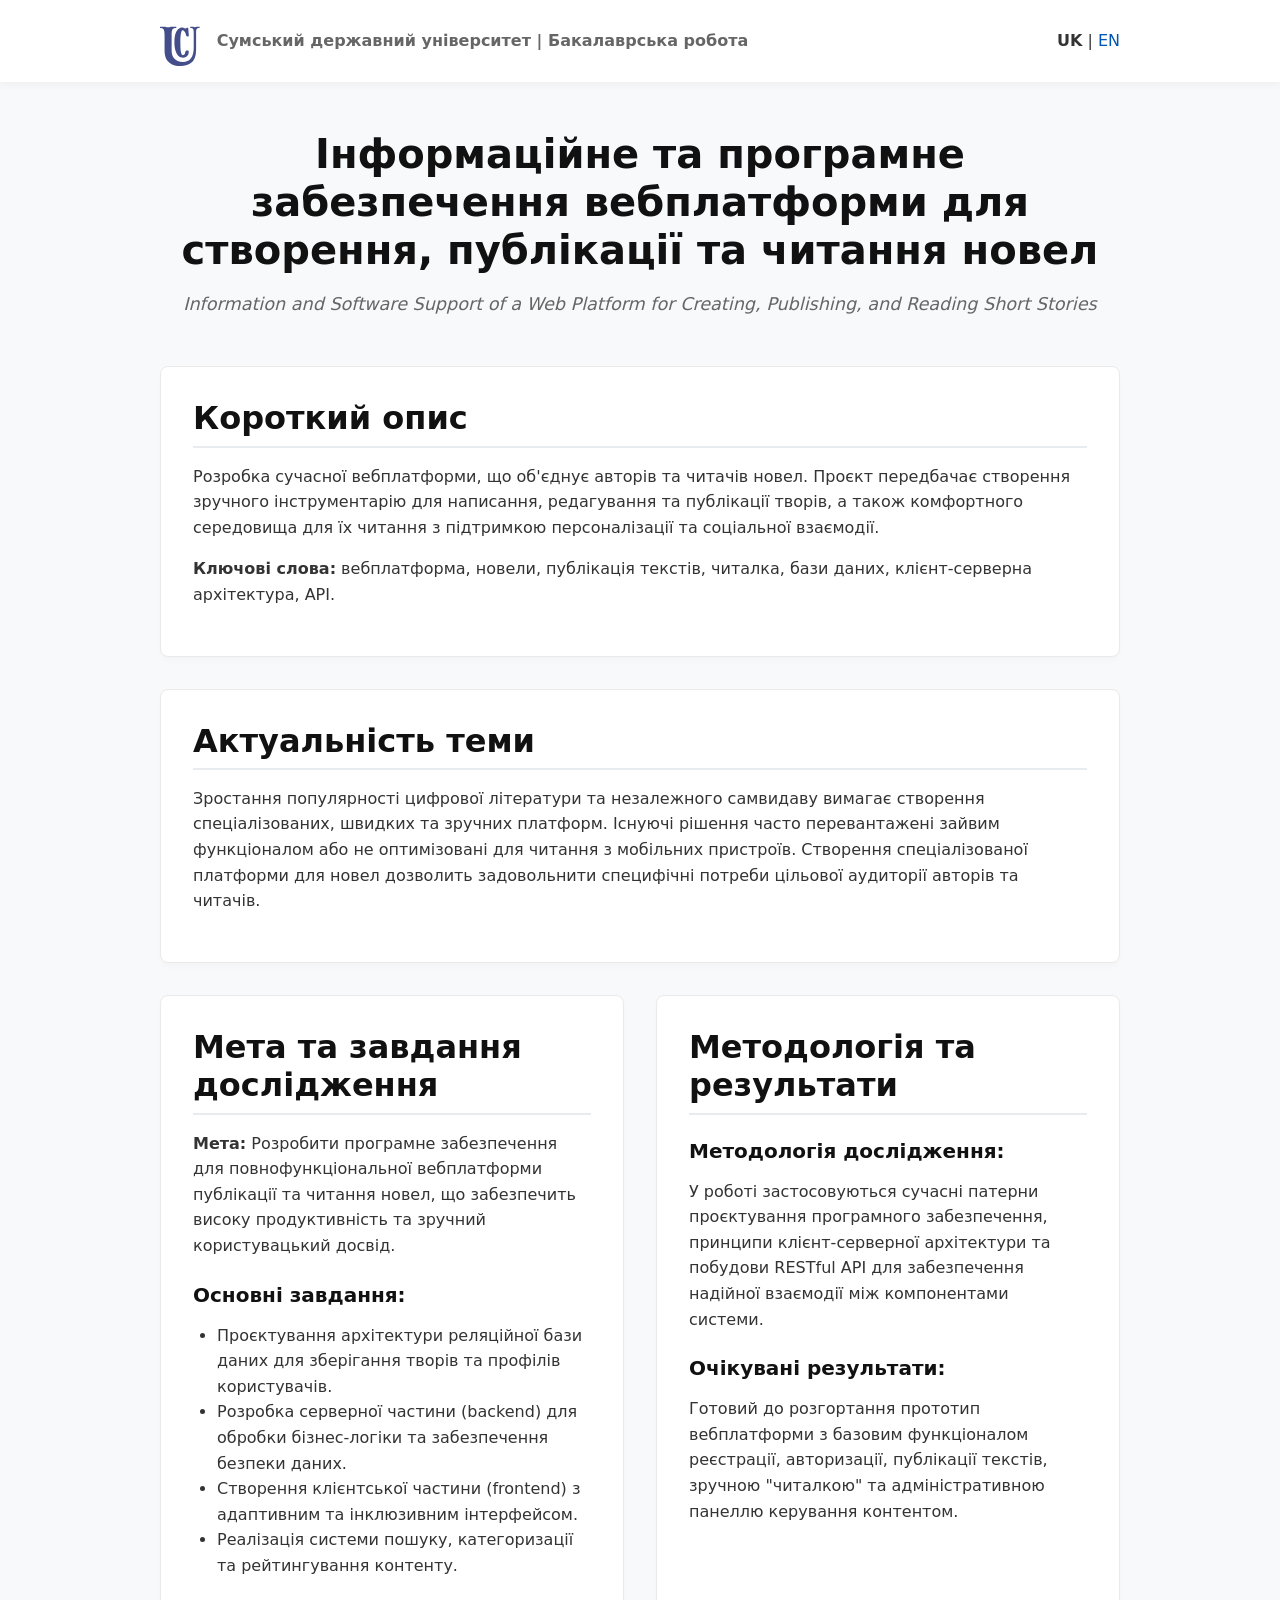
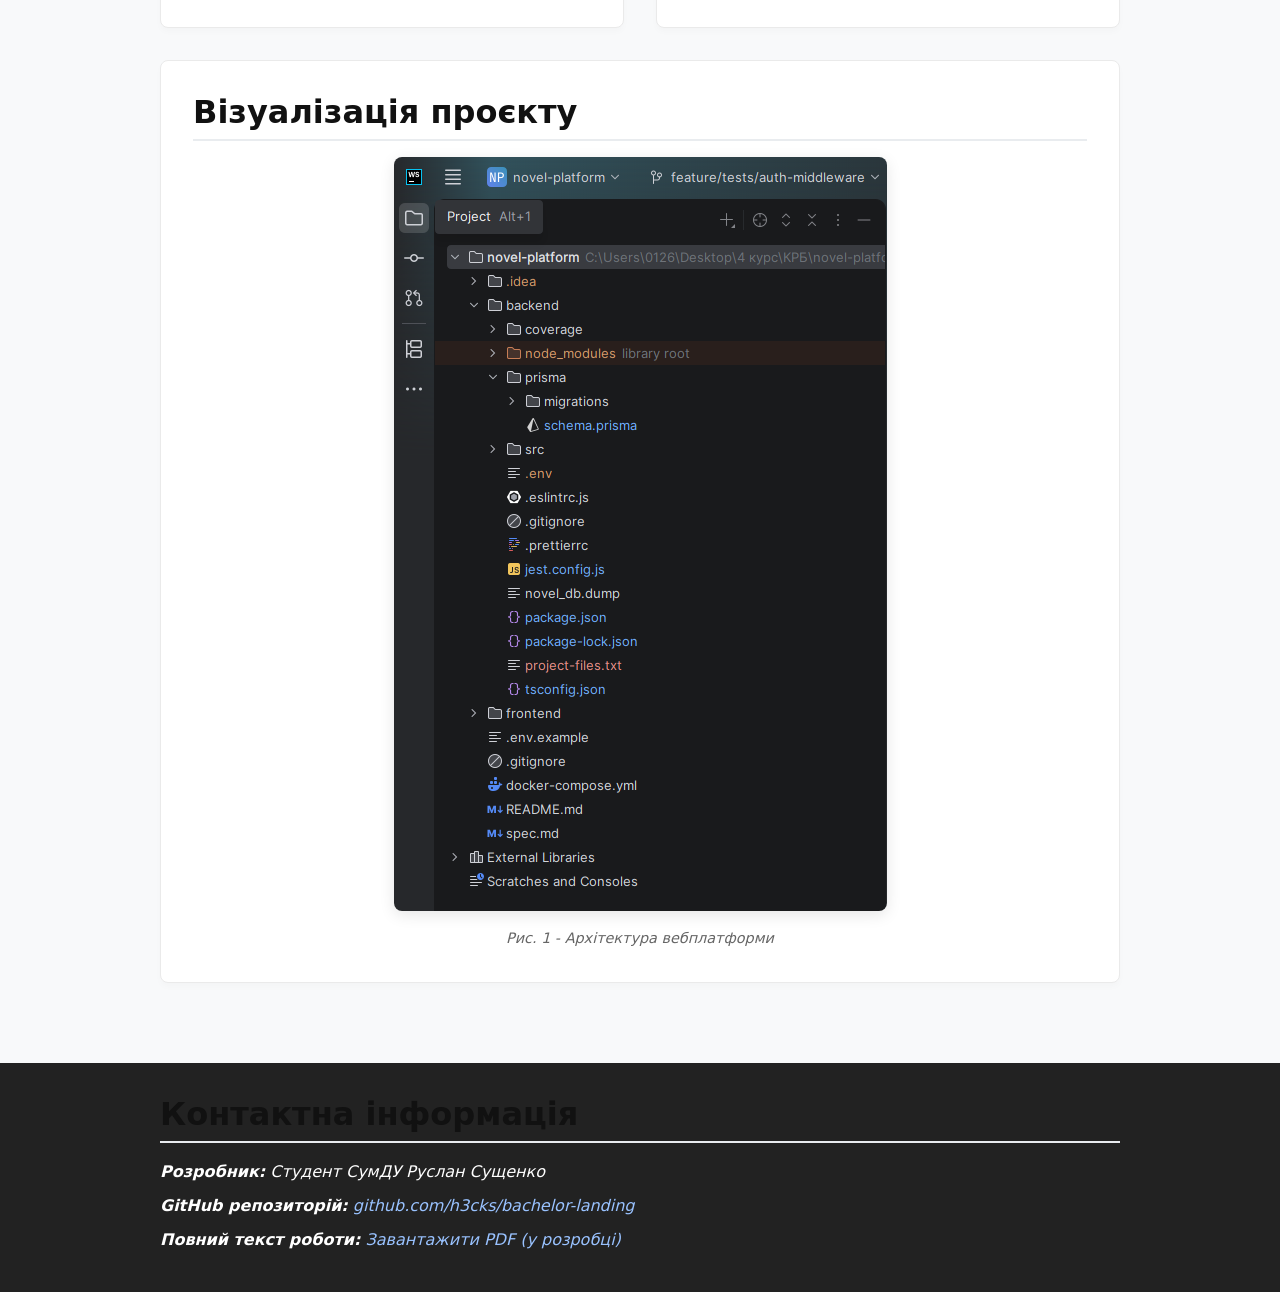
<file: index.html>
<!DOCTYPE html>
<html lang="uk" prefix="og: https://ogp.me/ns#">
<head>
    <meta charset="UTF-8">
    <meta name="viewport" content="width=device-width, initial-scale=1.0">
    <title>Платформа для новел | Бакалаврська робота | СумДУ</title>

    <meta name="description" content="Лендінг бакалаврської роботи: Інформаційне та програмне забезпечення вебплатформи для створення, публікації та читання новел.">
    <meta name="keywords" content="СумДУ, бакалаврська робота, вебплатформа, новели, читалка, публікація, клієнт-серверна архітектура">
    <meta name="author" content="Студент СумДУ">

    <meta property="og:title" content="Платформа для новел | Бакалаврська робота">
    <meta property="og:description" content="Інформаційне та програмне забезпечення вебплатформи для створення, публікації та читання новел.">
    <meta property="og:type" content="website">
    <meta property="og:url" content="https://h3cks.github.io/bachelor-landing/">
    <meta property="og:image" content="https://h3cks.github.io/bachelor-landing/og-image.jpg">

    <script type="application/ld+json">
        {
            "@context": "https://schema.org",
            "@type": "ScholarlyArticle",
            "headline": "Інформаційне та програмне забезпечення вебплатформи для створення, публікації та читання новел",
            "author": {"@type": "Person", "name": "Студент СумДУ"},
            "publisher": {"@type": "Organization", "name": "Сумський державний університет"},
            "about": "Розробка вебплатформи для публікації та читання новел"
        }
    </script>

    <link rel="icon" type="image/png" sizes="32x32" href="favicon-32x32.png">
    <link rel="icon" type="image/png" sizes="16x16" href="favicon-16x16.png">
    <link rel="apple-touch-icon" sizes="180x180" href="apple-touch-icon.png">
    <link rel="icon" type="image/x-icon" href="favicon.ico">

    <link rel="stylesheet" href="css/style.css">
</head>
<body>
<a href="#main-content" class="skip-link sr-only">Перейти до основного контенту</a>

<header role="banner" class="site-header">
    <div class="header-container">
        <img src="sumdu-logo.svg" alt="Логотип Сумського державного університету" class="logo">
        <p class="subtitle" style="flex-grow: 1;">Сумський державний університет | Бакалаврська робота</p>
        <div class="lang-switcher">
            <strong>UK</strong> | <a href="en.html">EN</a>
        </div>
    </div>
</header>

<main role="main" id="main-content">
    <article aria-labelledby="main-heading" class="container">

        <header class="article-header">
            <h1 id="main-heading">Інформаційне та програмне забезпечення вебплатформи для створення, публікації та читання новел</h1>
            <p class="english-title"><em>Information and Software Support of a Web Platform for Creating, Publishing, and Reading Short Stories</em></p>
        </header>

        <section aria-labelledby="about-heading" class="card">
            <h2 id="about-heading">Короткий опис</h2>
            <p>Розробка сучасної вебплатформи, що об'єднує авторів та читачів новел. Проєкт передбачає створення зручного інструментарію для написання, редагування та публікації творів, а також комфортного середовища для їх читання з підтримкою персоналізації та соціальної взаємодії.</p>
            <p><strong>Ключові слова:</strong> вебплатформа, новели, публікація текстів, читалка, бази даних, клієнт-серверна архітектура, API.</p>
        </section>

        <section aria-labelledby="relevance-heading" class="card">
            <h2 id="relevance-heading">Актуальність теми</h2>
            <p>Зростання популярності цифрової літератури та незалежного самвидаву вимагає створення спеціалізованих, швидких та зручних платформ. Існуючі рішення часто перевантажені зайвим функціоналом або не оптимізовані для читання з мобільних пристроїв. Створення спеціалізованої платформи для новел дозволить задовольнити специфічні потреби цільової аудиторії авторів та читачів.</p>
        </section>

        <div class="grid-2-cols">
            <section aria-labelledby="goals-heading" class="card">
                <h2 id="goals-heading">Мета та завдання дослідження</h2>
                <p><strong>Мета:</strong> Розробити програмне забезпечення для повнофункціональної вебплатформи публікації та читання новел, що забезпечить високу продуктивність та зручний користувацький досвід.</p>
                <h3>Основні завдання:</h3>
                <ul>
                    <li>Проєктування архітектури реляційної бази даних для зберігання творів та профілів користувачів.</li>
                    <li>Розробка серверної частини (backend) для обробки бізнес-логіки та забезпечення безпеки даних.</li>
                    <li>Створення клієнтської частини (frontend) з адаптивним та інклюзивним інтерфейсом.</li>
                    <li>Реалізація системи пошуку, категоризації та рейтингування контенту.</li>
                </ul>
            </section>

            <section aria-labelledby="methodology-heading" class="card">
                <h2 id="methodology-heading">Методологія та результати</h2>
                <h3>Методологія дослідження:</h3>
                <p>У роботі застосовуються сучасні патерни проєктування програмного забезпечення, принципи клієнт-серверної архітектури та побудови RESTful API для забезпечення надійної взаємодії між компонентами системи.</p>

                <h3>Очікувані результати:</h3>
                <p>Готовий до розгортання прототип вебплатформи з базовим функціоналом реєстрації, авторизації, публікації текстів, зручною "читалкою" та адміністративною панеллю керування контентом.</p>
            </section>
        </div>

        <section aria-labelledby="media-heading" class="card">
            <h2 id="media-heading">Візуалізація проєкту</h2>
            <figure class="project-media">
                <img src="platform-preview.png" alt="Скріншот інтерфейсу майбутньої вебплатформи для читання новел" loading="lazy">
                <figcaption>Рис. 1 - Архітектура вебплатформи</figcaption>
            </figure>
        </section>

    </article>
</main>

<footer role="contentinfo" class="site-footer">
    <div class="container">
        <h2 id="contacts-heading">Контактна інформація</h2>
        <address aria-labelledby="contacts-heading">
            <p><strong>Розробник:</strong> Студент СумДУ Руслан Сущенко</p>
            <p><strong>GitHub репозиторій:</strong> <a href="https://github.com/h3cks/bachelor-landing" target="_blank" rel="noopener noreferrer">github.com/h3cks/bachelor-landing</a></p>
            <p><strong>Повний текст роботи:</strong> <a href="#">Завантажити PDF (у розробці)</a></p>
        </address>
    </div>
</footer>
</body>
</html>
</file>
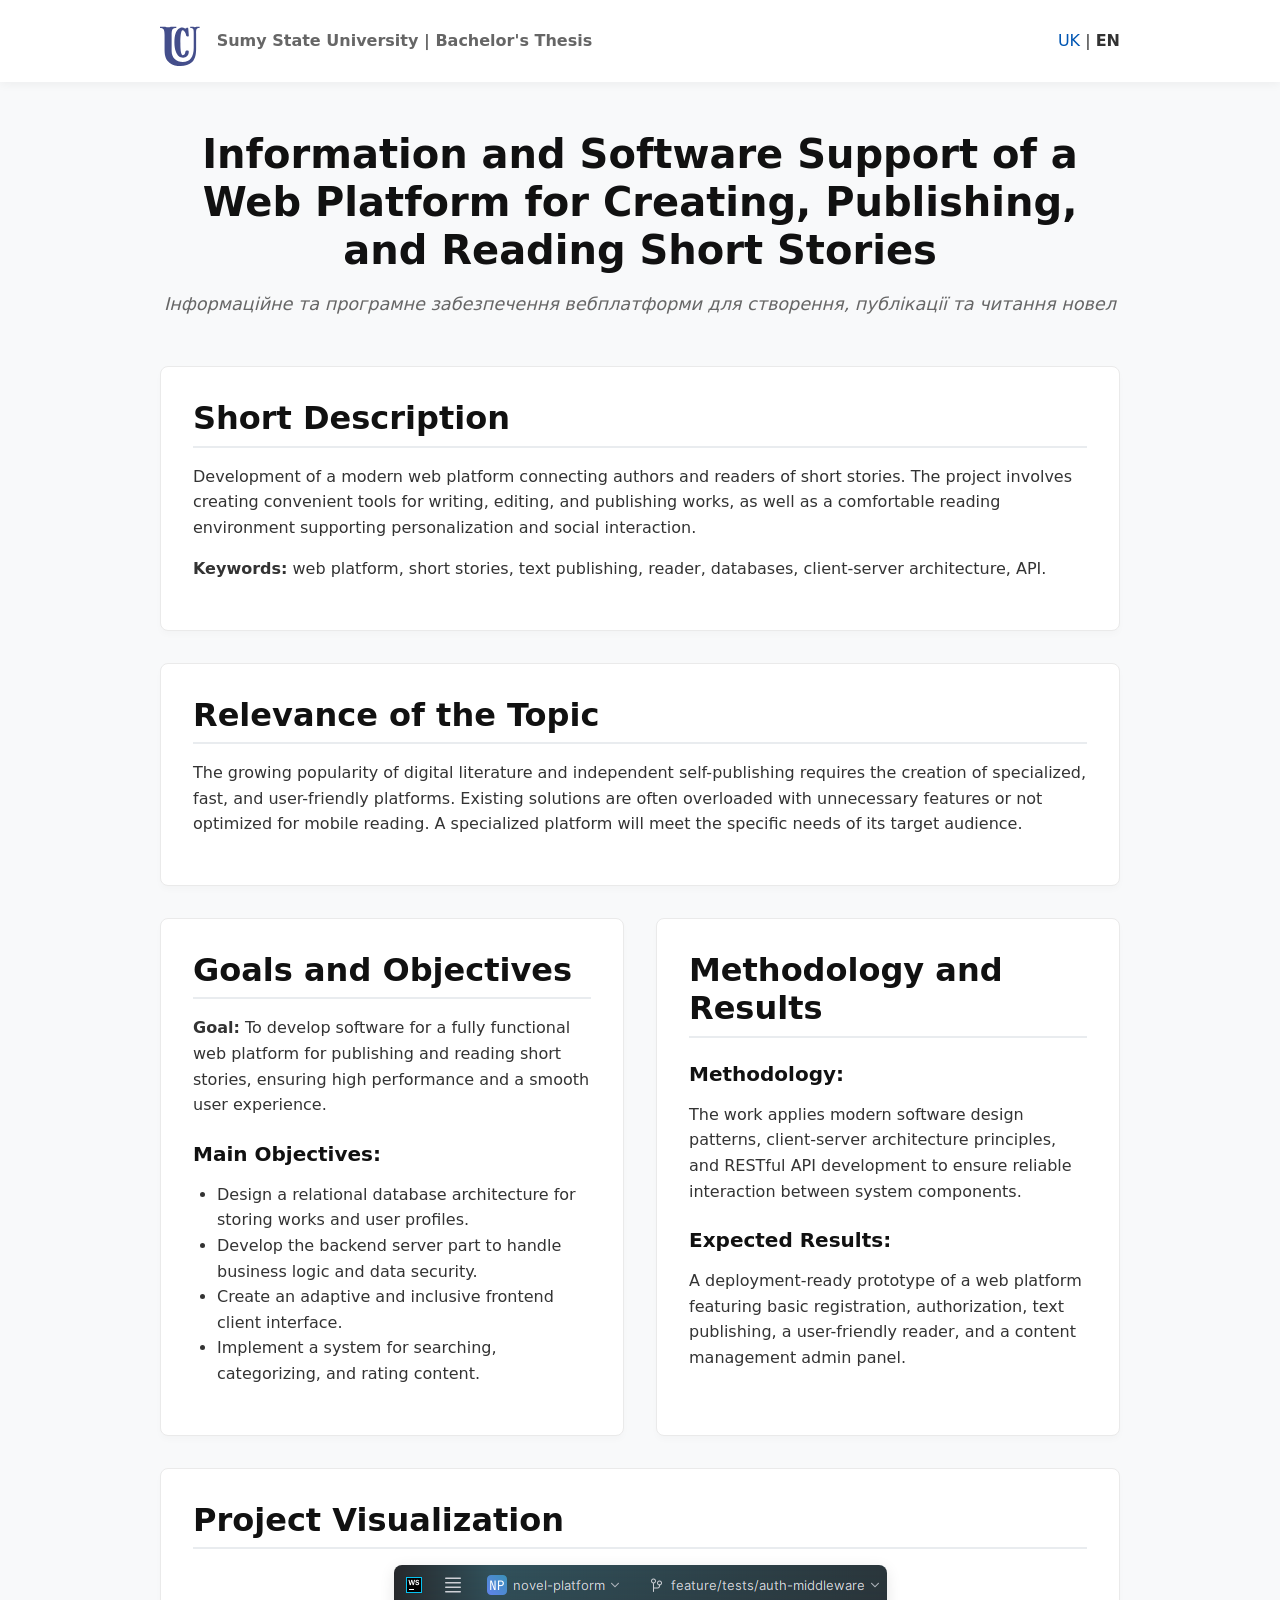
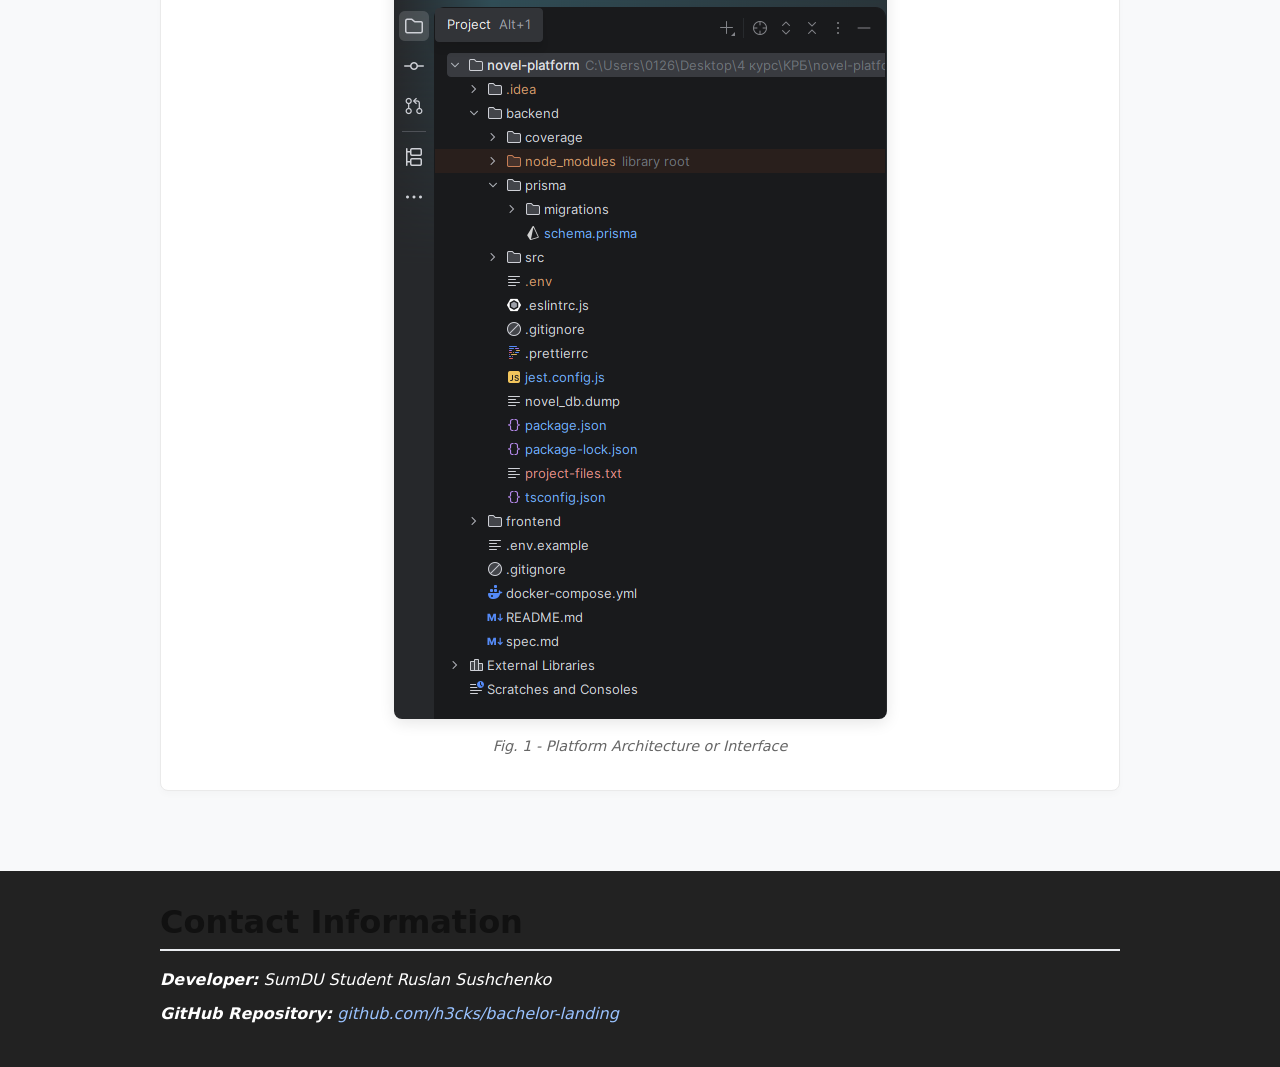
<file: en.html>
<!DOCTYPE html>
<html lang="en" prefix="og: https://ogp.me/ns#">
<head>
    <meta charset="UTF-8">
    <meta name="viewport" content="width=device-width, initial-scale=1.0">
    <title>Short Story Platform | Bachelor's Thesis | SumDU</title>

    <meta name="description" content="Bachelor's Thesis Landing Page: Information and Software Support of a Web Platform for Creating, Publishing, and Reading Short Stories.">
    <meta name="keywords" content="SumDU, bachelor's thesis, web platform, short stories, reader, publishing, client-server architecture">
    <meta name="author" content="SumDU Student">

    <meta property="og:title" content="Short Story Platform | Bachelor's Thesis">
    <meta property="og:description" content="Information and Software Support of a Web Platform for Creating, Publishing, and Reading Short Stories.">
    <meta property="og:type" content="website">
    <meta property="og:url" content="https://h3cks.github.io/bachelor-landing/en.html">

    <link rel="icon" type="image/png" sizes="32x32" href="favicon-32x32.png">
    <link rel="icon" type="image/png" sizes="16x16" href="favicon-16x16.png">
    <link rel="apple-touch-icon" sizes="180x180" href="apple-touch-icon.png">

    <link rel="stylesheet" href="css/style.css">
</head>
<body>
<a href="#main-content" class="skip-link sr-only">Skip to main content</a>

<header role="banner" class="site-header">
    <div class="header-container">
        <img src="sumdu-logo.svg" alt="Sumy State University Logo" class="logo">
        <p class="subtitle" style="flex-grow: 1;">Sumy State University | Bachelor's Thesis</p>
        <div class="lang-switcher">
            <a href="index.html">UK</a> | <strong>EN</strong>
        </div>
    </div>
</header>

<main role="main" id="main-content">
    <article aria-labelledby="main-heading" class="container">

        <header class="article-header">
            <h1 id="main-heading">Information and Software Support of a Web Platform for Creating, Publishing, and Reading Short Stories</h1>
            <p class="english-title"><em>Інформаційне та програмне забезпечення вебплатформи для створення, публікації та читання новел</em></p>
        </header>

        <section aria-labelledby="about-heading" class="card">
            <h2 id="about-heading">Short Description</h2>
            <p>Development of a modern web platform connecting authors and readers of short stories. The project involves creating convenient tools for writing, editing, and publishing works, as well as a comfortable reading environment supporting personalization and social interaction.</p>
            <p><strong>Keywords:</strong> web platform, short stories, text publishing, reader, databases, client-server architecture, API.</p>
        </section>

        <section aria-labelledby="relevance-heading" class="card">
            <h2 id="relevance-heading">Relevance of the Topic</h2>
            <p>The growing popularity of digital literature and independent self-publishing requires the creation of specialized, fast, and user-friendly platforms. Existing solutions are often overloaded with unnecessary features or not optimized for mobile reading. A specialized platform will meet the specific needs of its target audience.</p>
        </section>

        <div class="grid-2-cols">
            <section aria-labelledby="goals-heading" class="card">
                <h2 id="goals-heading">Goals and Objectives</h2>
                <p><strong>Goal:</strong> To develop software for a fully functional web platform for publishing and reading short stories, ensuring high performance and a smooth user experience.</p>
                <h3>Main Objectives:</h3>
                <ul>
                    <li>Design a relational database architecture for storing works and user profiles.</li>
                    <li>Develop the backend server part to handle business logic and data security.</li>
                    <li>Create an adaptive and inclusive frontend client interface.</li>
                    <li>Implement a system for searching, categorizing, and rating content.</li>
                </ul>
            </section>

            <section aria-labelledby="methodology-heading" class="card">
                <h2 id="methodology-heading">Methodology and Results</h2>
                <h3>Methodology:</h3>
                <p>The work applies modern software design patterns, client-server architecture principles, and RESTful API development to ensure reliable interaction between system components.</p>

                <h3>Expected Results:</h3>
                <p>A deployment-ready prototype of a web platform featuring basic registration, authorization, text publishing, a user-friendly reader, and a content management admin panel.</p>
            </section>
        </div>

        <section aria-labelledby="media-heading" class="card">
            <h2 id="media-heading">Project Visualization</h2>
            <figure class="project-media">
                <img src="platform-preview.png" alt="Screenshot of the future short story platform interface" loading="lazy">
                <figcaption>Fig. 1 - Platform Architecture or Interface</figcaption>
            </figure>
        </section>

    </article>
</main>

<footer role="contentinfo" class="site-footer">
    <div class="container">
        <h2 id="contacts-heading">Contact Information</h2>
        <address aria-labelledby="contacts-heading">
            <p><strong>Developer:</strong> SumDU Student Ruslan Sushchenko</p>
            <p><strong>GitHub Repository:</strong> <a href="https://github.com/h3cks/bachelor-landing" target="_blank" rel="noopener noreferrer">github.com/h3cks/bachelor-landing</a></p>
        </address>
    </div>
</footer>
</body>
</html>
</file>
<file: css/style.css>
/* ==========================================================================
   Базові налаштування (Reset & Variables)
   ========================================================================== */
:root {
    --primary-color: #0056b3; /* Класичний синій (академічний) */
    --secondary-color: #e9ecef;
    --text-color: #333333;
    --bg-color: #f8f9fa;
    --card-bg: #ffffff;
    --border-radius: 8px;
    --transition: all 0.3s ease;
}

*, *::before, *::after {
    box-sizing: border-box;
    margin: 0;
    padding: 0;
}

html {
    line-height: 1.6;
    scroll-behavior: smooth;
}

body {
    font-family: system-ui, -apple-system, "Segoe UI", Roboto, Helvetica, Arial, sans-serif;
    color: var(--text-color);
    background-color: var(--bg-color);
    min-height: 100vh;
    display: flex;
    flex-direction: column;
}

img, picture, svg {
    display: block;
    max-width: 100%;
    height: auto;
    border-radius: var(--border-radius);
}

/* ==========================================================================
   Доступність (a11y)
   ========================================================================== */
.sr-only {
    position: absolute;
    width: 1px;
    height: 1px;
    padding: 0;
    margin: -1px;
    overflow: hidden;
    clip: rect(0, 0, 0, 0);
    white-space: nowrap;
    border: 0;
}

.skip-link {
    position: absolute;
    top: -40px;
    left: 0;
    background: var(--primary-color);
    color: white;
    padding: 8px;
    z-index: 100;
}

.skip-link:focus {
    top: 0;
}

/* ==========================================================================
   Типографіка
   ========================================================================== */
h1, h2, h3 {
    line-height: 1.2;
    margin-bottom: 1rem;
    color: #111;
}

h1 { font-size: clamp(1.8rem, 4vw, 2.5rem); }
h2 { font-size: clamp(1.5rem, 3vw, 2rem); border-bottom: 2px solid var(--secondary-color); padding-bottom: 0.5rem;}
h3 { font-size: 1.25rem; margin-top: 1.5rem; }

p, ul { margin-bottom: 1rem; }
ul { padding-left: 1.5rem; }
a { color: var(--primary-color); text-decoration: none; transition: var(--transition); }
a:hover { text-decoration: underline; color: #003d82; }

/* ==========================================================================
   Лейаут (Структура сторінки)
   ========================================================================== */
.container {
    width: 100%;
    max-width: 1000px;
    margin: 0 auto;
    padding: 0 20px;
}

/* Шапка */
.site-header {
    background-color: var(--card-bg);
    box-shadow: 0 2px 10px rgba(0,0,0,0.05);
    padding: 1rem 0;
    position: sticky;
    top: 0;
    z-index: 10;
}

.header-container {
    max-width: 1000px;
    margin: 0 auto;
    padding: 0 20px;
    display: flex;
    align-items: center;
    gap: 15px;
}

.logo {
    height: 50px;
    width: auto;
}

.subtitle {
    margin: 0;
    font-weight: 600;
    color: #666;
}

/* Основний контент */
#main-content {
    flex: 1;
    padding: 3rem 0;
}

.article-header {
    text-align: center;
    margin-bottom: 3rem;
}

.english-title {
    color: #666;
    font-size: 1.1rem;
}

/* Картки секцій */
.card {
    background: var(--card-bg);
    border-radius: var(--border-radius);
    padding: 2rem;
    margin-bottom: 2rem;
    box-shadow: 0 4px 6px rgba(0,0,0,0.02);
    border: 1px solid #eaeaea;
}

/* Грід для 2 колонок (Мета і Методологія) */
.grid-2-cols {
    display: grid;
    grid-template-columns: 1fr;
    gap: 2rem;
    margin-bottom: 2rem;
}

@media (min-width: 768px) {
    .grid-2-cols {
        grid-template-columns: 1fr 1fr;
    }
    .grid-2-cols .card {
        margin-bottom: 0;
    }
}

/* Медіа (зображення) */
.project-media {
    text-align: center;
    margin-top: 1rem;
}

.project-media img {
    margin: 0 auto 1rem auto;
    box-shadow: 0 4px 15px rgba(0,0,0,0.1);
}

.project-media figcaption {
    font-size: 0.9rem;
    color: #666;
    font-style: italic;
}

/* Підвал */
.site-footer {
    background-color: #222;
    color: #fff;
    padding: 2rem 0;
    margin-top: auto;
}

.site-footer p {
    margin-bottom: 0.5rem;
}

.site-footer a {
    color: #99c2ff;
}

.site-footer a:hover {
    color: #fff;
}
</file>
